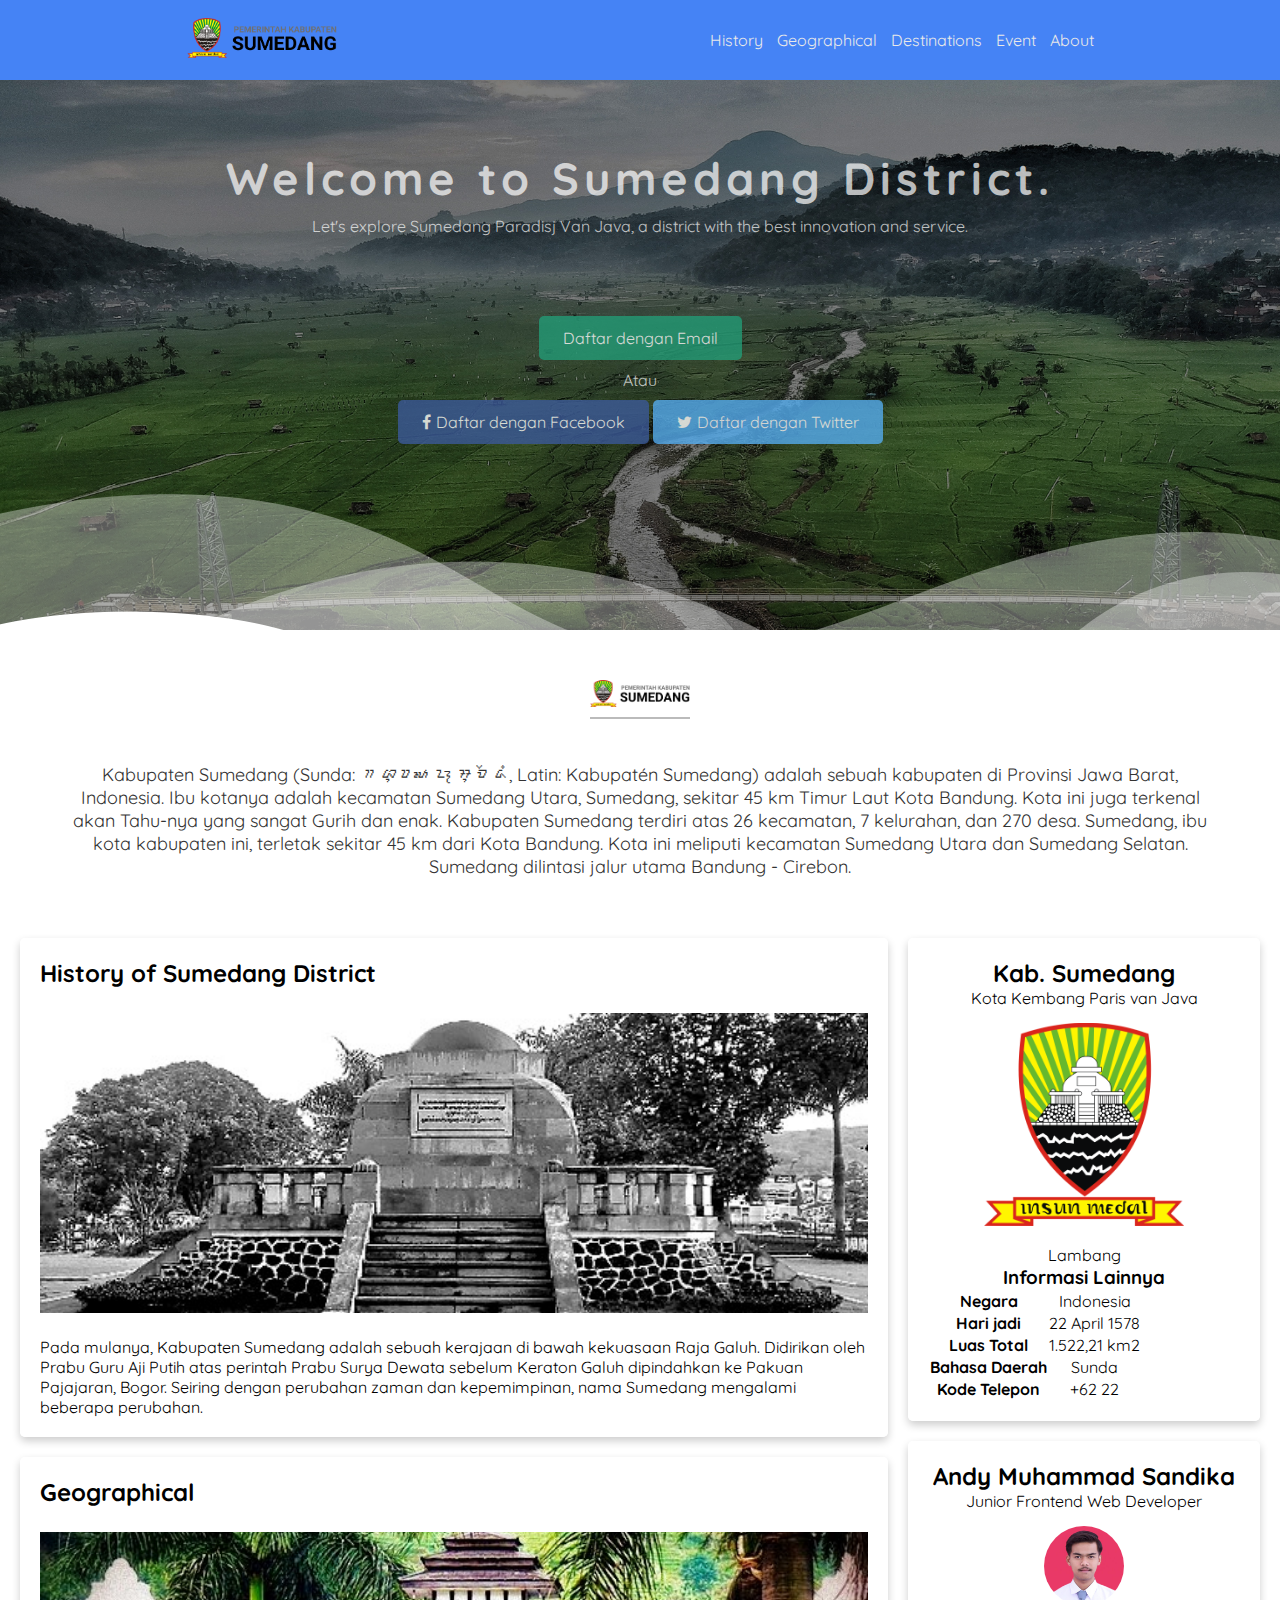
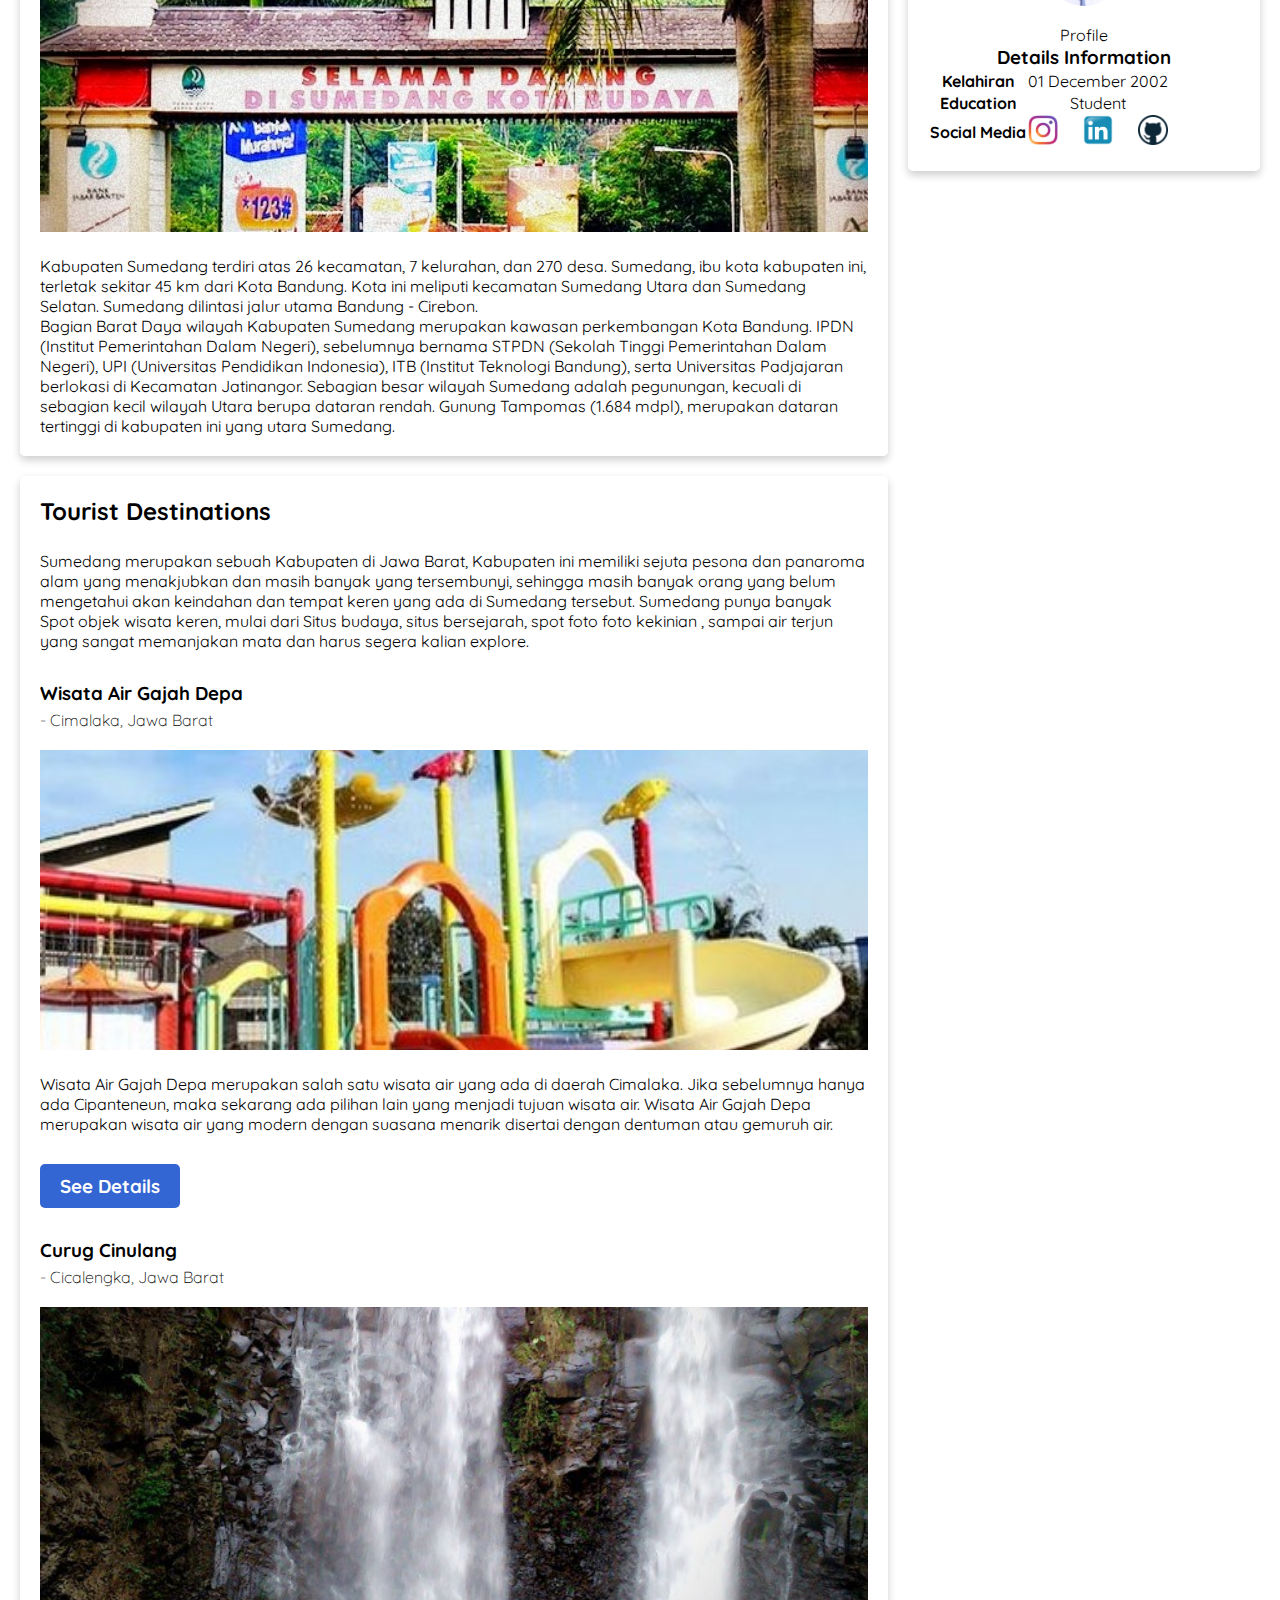
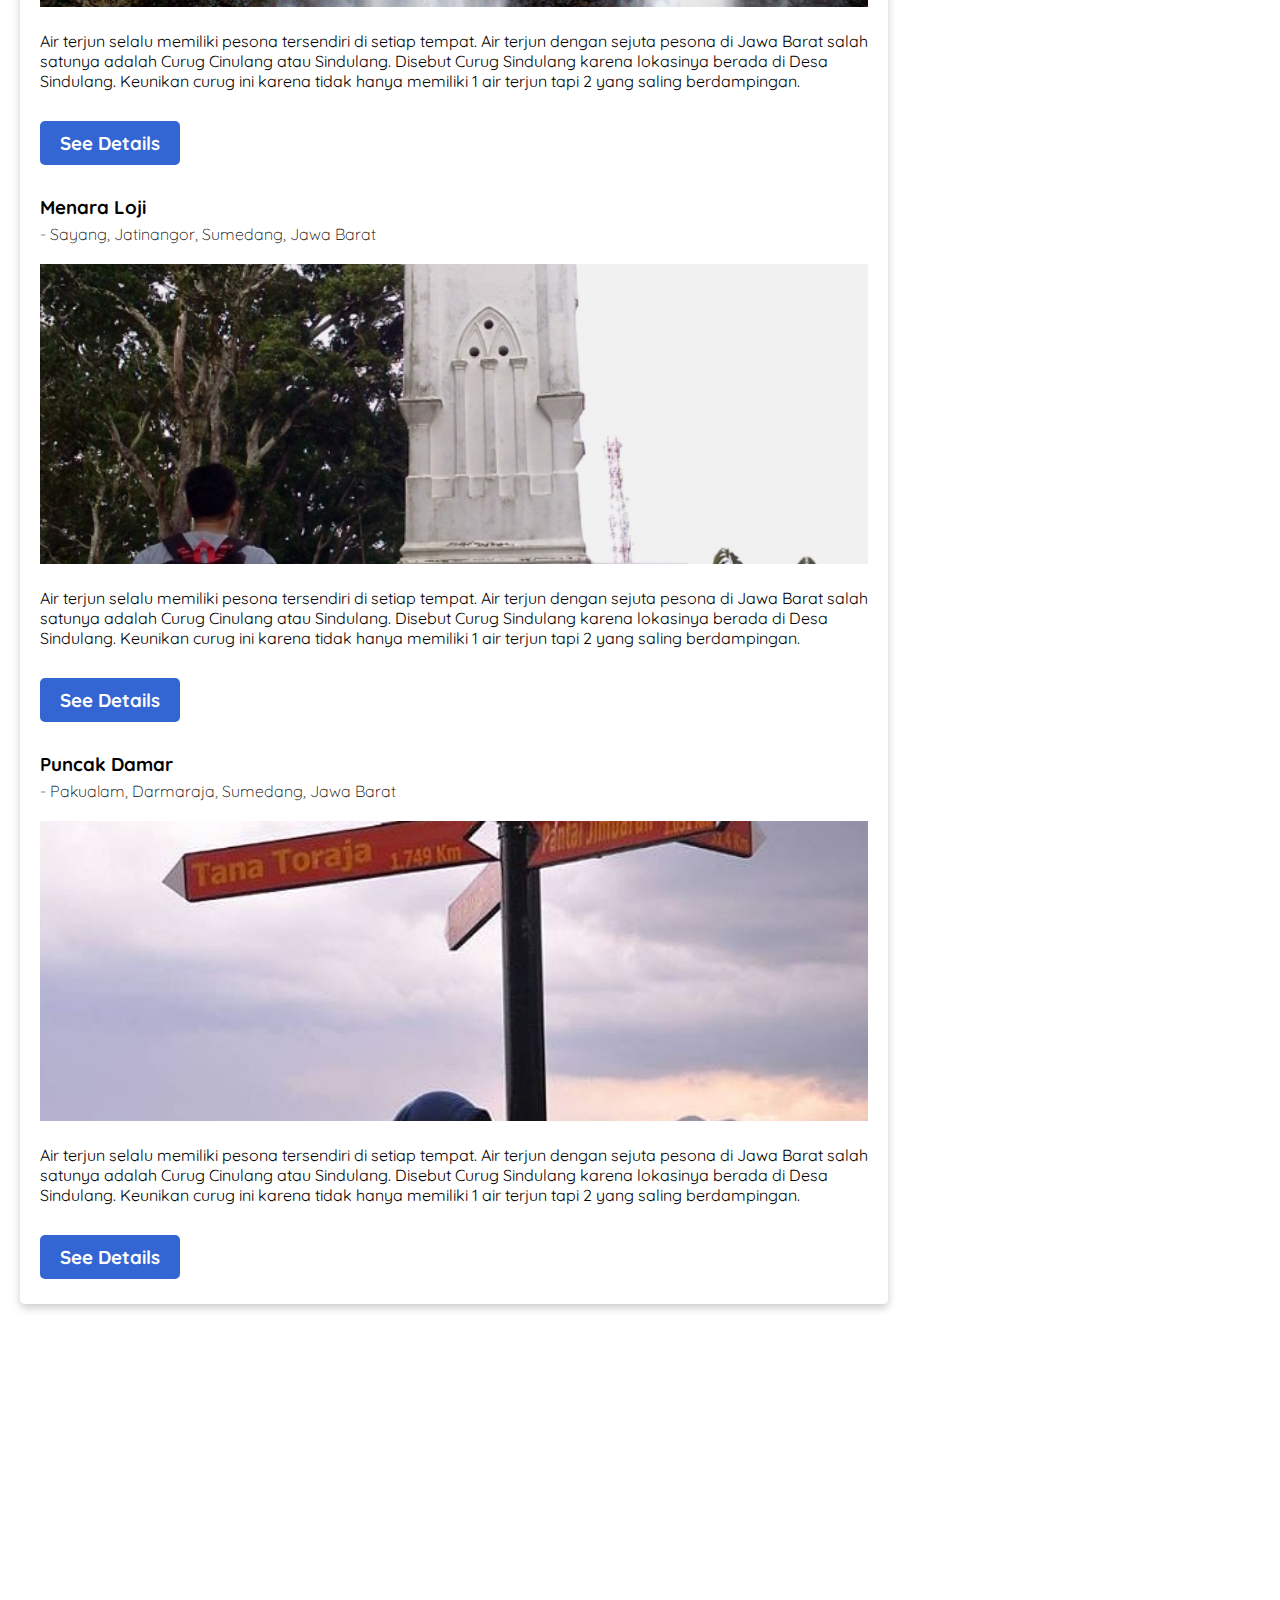
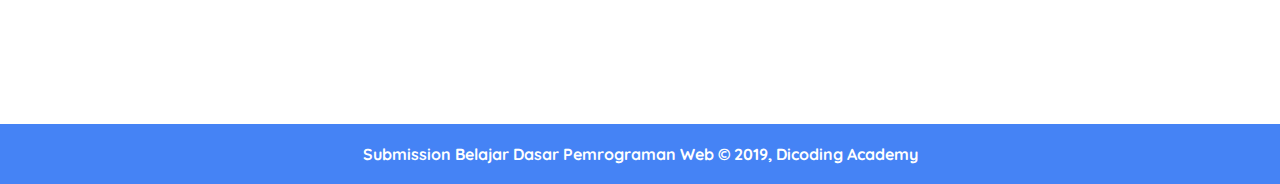
<file: index.html>
<!DOCTYPE html>
<html lang="en">
<head>
  <meta charset="UTF-8">
  <meta http-equiv="X-UA-Compatible" content="IE=edge">
  <meta name="viewport" content="width=device-width, initial-scale=1.0">
  <title>Submission Dicoding</title>
  <link rel="stylesheet" href="style.css">
  <link rel="stylesheet" href="//maxcdn.bootstrapcdn.com/font-awesome/4.3.0/css/font-awesome.min.css">
</head>
<body>
  <nav>
    <div class="logo">
      <a href="#home"><img src="assets/logo.png" width="150px" alt=""></a>
    </div>

    <ul id="listMenu">
      <li><a href="#history">History</a></li>
      <li><a href="#geographical">Geographical</a></li>
      <li><a href="#destinations">Destinations</a></li>
      <li><a href="#event">Event</a></li>
      <li><a href="#about">About</a></li>
    </ul>

    <div class="menu-toggle">
      <input type="checkbox">
      <span></span>
      <span></span>
      <span></span>
    </div>
  </nav>
  <header id="home">
    <div class="container">
      <h1 id="typeWriter">Welcome to Sumedang District.</h1>
      <p id="teks">Let's explore Sumedang Paradisj Van Java, a district with the best innovation and service.</p>
      <div class="btn-wrapper">
        <a href="https://accounts.google.com/AddSession/identifier?hl=id&continue=https%3A%2F%2Fmail.google.com%2Fmail&service=mail&ec=GAlAFw&flowName=GlifWebSignIn&flowEntry=AddSession" class="btn signup">Daftar dengan Email</a>
        <p>Atau</p>
        <a href="https://www.facebook.com/login/" class="btn facebook"><i class="fa fa-facebook"></i>Daftar dengan Facebook</a>
        <a href="https://twitter.com/login" class="btn twitter"><i class="fa fa-twitter"></i>Daftar dengan Twitter</a>
      </div>
    </div>
    <img src="assets/waves.png">
  </header>

  <main>
    <div class="top-wrapper">
      <div class="penjelasan" id="penjelasan">
        <center>
          <img src="assets/logo.png" alt="logo" width="100px">
        </center>
        <p>
          Kabupaten Sumedang (Sunda: ᮊᮘᮥᮕᮒᮦᮔ᮪ ᮞᮥᮙᮨᮓᮀ, Latin: Kabupatén Sumedang) adalah sebuah kabupaten di Provinsi Jawa Barat, Indonesia. Ibu kotanya adalah kecamatan Sumedang Utara, Sumedang, sekitar 45 km Timur Laut Kota Bandung. Kota ini juga terkenal akan Tahu-nya yang sangat Gurih dan enak.
          Kabupaten Sumedang terdiri atas 26 kecamatan, 7 kelurahan, dan 270 desa. Sumedang, ibu kota kabupaten ini, terletak sekitar 45 km dari Kota Bandung. Kota ini meliputi kecamatan Sumedang Utara   dan Sumedang Selatan. Sumedang dilintasi jalur utama Bandung - Cirebon.
        </p>
      </div>
    </div>
    <div id="content">
      <article id="history" class="card">
        <h2>History of Sumedang District</h2>
        <img src="assets/sumedang.jpg" class="feature-image" alt="sejarah">
        <p>Pada mulanya, Kabupaten Sumedang adalah sebuah kerajaan di bawah kekuasaan Raja Galuh. Didirikan oleh Prabu Guru Aji Putih atas perintah Prabu Surya Dewata sebelum Keraton Galuh dipindahkan ke Pakuan Pajajaran, Bogor. Seiring dengan perubahan zaman dan kepemimpinan, nama Sumedang mengalami beberapa perubahan.</p>
      </article>

      <article id="geographical" class="card">
        <h2>Geographical</h2>
        <img src="assets/sumedang selatan.jpg" class="feature-image" alt="geografis">
        <p>Kabupaten Sumedang terdiri atas 26 kecamatan, 7 kelurahan, dan 270 desa. Sumedang, ibu kota kabupaten ini, terletak sekitar 45 km dari Kota Bandung. Kota ini meliputi kecamatan Sumedang Utara dan Sumedang Selatan. Sumedang dilintasi jalur utama Bandung - Cirebon.</p>
        
        
        <p>Bagian Barat Daya wilayah Kabupaten Sumedang merupakan kawasan perkembangan Kota Bandung. IPDN (Institut Pemerintahan Dalam Negeri), sebelumnya bernama STPDN (Sekolah Tinggi Pemerintahan Dalam Negeri), UPI (Universitas Pendidikan Indonesia), ITB (Institut Teknologi Bandung), serta Universitas Padjajaran berlokasi di Kecamatan Jatinangor.
        Sebagian besar wilayah Sumedang adalah pegunungan, kecuali di sebagian kecil wilayah Utara berupa dataran rendah. Gunung Tampomas (1.684 mdpl), merupakan dataran tertinggi di kabupaten ini yang utara Sumedang.</p>
      </article>
      
      <article id="destinations" class="card">
        <h2>Tourist Destinations</h2>
        <p>Sumedang merupakan sebuah Kabupaten di Jawa Barat, Kabupaten ini memiliki sejuta pesona dan panaroma alam yang menakjubkan dan masih banyak yang tersembunyi, sehingga masih banyak orang yang belum mengetahui akan keindahan dan tempat keren yang ada di Sumedang tersebut. Sumedang punya banyak Spot objek wisata keren, mulai dari Situs budaya, situs bersejarah, spot foto foto kekinian , sampai air terjun yang sangat memanjakan mata dan harus segera kalian explore.</p>
        <section class="destination">
          <h3>Wisata Air Gajah Depa <h4> - Cimalaka, Jawa Barat</h4></h3>
          <img src="assets/aqua_play.jpg" class="feature-image" alt="Wisata Air Gajah Depa">
          <p>Wisata Air Gajah Depa merupakan salah satu wisata air yang ada di daerah Cimalaka. Jika sebelumnya hanya ada Cipanteneun, maka sekarang ada pilihan lain yang menjadi tujuan wisata air. Wisata Air Gajah Depa merupakan wisata air yang modern dengan suasana menarik disertai dengan dentuman atau gemuruh air.</p>
          <h3>
          <a href="http://sumedangtandang.com/direktori/detail/wisata-air-gajah-depa" target="_blank">See Details</a>
          </h3>
        </section>
        
        <section class="destination">
          <h3>Curug Cinulang<h4> - Cicalengka, Jawa Barat</h4></h3>
          <img src="assets/Curug-Cinulang-3.jpg" class="feature-image" alt="Curug Cinulang">
          <p>Air terjun selalu memiliki pesona tersendiri di setiap tempat. Air terjun dengan sejuta pesona di Jawa Barat salah satunya adalah Curug Cinulang atau Sindulang. Disebut Curug Sindulang karena lokasinya berada di Desa Sindulang. Keunikan curug ini karena tidak hanya memiliki 1 air terjun tapi 2 yang saling berdampingan.</p>
          <h3>
            <a href="https://travelspromo.com/htm-wisata/curug-cinulang-sumedang/" target="_blank">See Details</a>
          </h3>
        </section>

        <section class="destination">
          <h3>Menara Loji<h4> - Sayang, Jatinangor, Sumedang, Jawa Barat</h4></h3>
          <img src="assets/dsc_0675.jpg" class="feature-image" alt="Menara Loji">
          <p>Air terjun selalu memiliki pesona tersendiri di setiap tempat. Air terjun dengan sejuta pesona di Jawa Barat salah satunya adalah Curug Cinulang atau Sindulang. Disebut Curug Sindulang karena lokasinya berada di Desa Sindulang. Keunikan curug ini karena tidak hanya memiliki 1 air terjun tapi 2 yang saling berdampingan.</p>
          <h3>
            <a href="https://www.pikiran-rakyat.com/jawa-barat/pr-01315561/mengenal-jembatan-cincin-dan-menara-loji-dua-bangunan-bersejarah-di-jatinangor" target="_blank">See Details</a>
          </h3>
        </section>

        <section class="destination">
          <h3>Puncak Damar<h4> - Pakualam, Darmaraja, Sumedang, Jawa Barat</h4></h3>
          <img src="assets/sumedang_cantik_9_7_2018_15_28_30_982.jpg" class="feature-image" alt="Puncak Damar">
          <p>Air terjun selalu memiliki pesona tersendiri di setiap tempat. Air terjun dengan sejuta pesona di Jawa Barat salah satunya adalah Curug Cinulang atau Sindulang. Disebut Curug Sindulang karena lokasinya berada di Desa Sindulang. Keunikan curug ini karena tidak hanya memiliki 1 air terjun tapi 2 yang saling berdampingan.</p>
          <h3>
            <a href="https://www.datawisata.com/puncak-damar-waduk-jatigede" target="_blank">See Details</a>
          </h3>
        </section>
        <div class="clear"></div>
      </article>
    </div>
    <aside>
      <article class="profile card">
          <h2>Kab. Sumedang</h2>
          <p>Kota Kembang Paris van Java</p>
          <figure>
            <img src="assets/Lambang_Kabupaten_Sumedang.png">
            <figcaption>Lambang</figcaption>
          </figure>
        <section>
          <h3>Informasi Lainnya</h3>
          <table>
            <tr>
              <th>Negara</th>
              <td>Indonesia</td>
            </tr>
            <tr>
              <th>Hari jadi</th>
              <td>22 April 1578</td>
            </tr>
            <tr>
              <th>Luas Total</th>
              <td>1.522,21 km2</td>
            </tr>
            <tr>
              <th>Bahasa Daerah</th>
              <td>Sunda</td>
            </tr>
            <tr>
              <th>Kode Telepon</th>
              <td>+62 22</td>
            </tr>
          </table>
        </section>
      </article>
    </aside>
    <aside>
      <article class="about card">
          <h2>Andy Muhammad Sandika</h2>
          <p>Junior Frontend Web Developer</p>
          <figure>
            <img class="andy" src="assets/Untitled-1.jpg" alt="tutors" width="80px">
            <figcaption>Profile</figcaption>
          </figure>
        <section>
          <h3>Details Information</h3>
          <table>
            <tr>
              <th>Kelahiran</th>
              <td>01 December 2002</td>
            </tr>
            <tr>
              <th>Education</th>
              <td>Student</td>
            </tr>
            <tr>
              <th>Social Media</th>
              <td>
                <div class="social-media">
                  <div>
                    <a href="https://www.instagram.com/lebihkerendari.andiarsyil/">
                      <img class="media" src="assets/1200px-Instagram.svg.png" alt="instagram">
                    </a>
                  </div>
          
                  <div>
                    <a href="https://www.linkedin.com/in/andy-muhammad-sandika-755b78208/">
                      <img class="media" src="assets/1200px-Linkedin_icon.svg.png" alt="LinkedIn">
                    </a>
                  </div>
          
                  <div>
                    <a href="https://github.com/sijuple">
                      <img class="media" src="assets/670020.png" alt="GitHub">
                    </a>
                  </div>        
              </td>
            </tr>
          </table>
        </section>
      </article>
    </aside>
  </main>
  <div class="banner" id="event">
    <br><br><br><br><br>
    <h1>SEE INTERESTING EVENTS IN SUMEDANG DISTRICT.</h1>
    <br>
    <center>
      <button type="button"><a href="https://sikidang.com/tempat-wisata-di-sumedang/" target="_blank">DISCOVER</a></button>
    </center>
  </div>
  <footer><p>Submission Belajar Dasar Pemrograman Web &#169; 2019, Dicoding Academy</p></footer>
  <script src="script.js"></script>
</body>
</html>
</file>
<file: style.css>
@import url('https://fonts.googleapis.com/css2?family=Quicksand:wght@400;700&display=swap');

* {
  margin: 0;
  padding: 0;
  box-sizing: border-box;
}

body {
  font-family: sans-serif;
  overflow-x: hidden;
}

/* navbar */
nav {
  width: 100%;
  position: fixed;
  top: 0;
  display: flex;
  background-color: rgb(69, 131, 245);
  justify-content: space-around;
  height: 80px;
  align-items: center;
  z-index: 10;
}

nav ul {
  display: flex;
  list-style: none;
  width: 30%;
  justify-content: space-between;
}

nav ul li a {
  color: rgb(233, 233, 233);
  text-decoration: none;
  font-family: 'Quicksand', sans-serif;
  font-size: 1em;
}

nav ul li a:hover {
  opacity: 0.8;
}

.menu-toggle {
  display: none;
  flex-direction: column;
  justify-content: space-between;
  height: 20px;
  position: relative;
}

.menu-toggle input {
  position: absolute;
  width: 40px;
  height: 28px;
  left: -6px;
  top: -4px;
  opacity: 0;
  cursor: pointer;
  z-index: 11;
}

.menu-toggle span {
  display: block;
  width: 28px;
  height: 3px;
  background-color: rgb(201, 201, 201);
  border-radius: 5px;
  transition: all 0.5s;
}

/* hamburger menu animation */
.menu-toggle span:nth-child(2) {
  transform-origin: 0 0;
}

.menu-toggle span:nth-child(4) {
  transform-origin: 0 100%;
}

.menu-toggle input:checked ~ span:nth-child(2) {
  background-color: #fff;
  transform: rotate(45deg) translate(-1px, -1px);
}

.menu-toggle input:checked ~ span:nth-child(4) {
  background-color: #fff;
  transform: rotate(-45deg) translate(-1px, 0px);
}

.menu-toggle input:checked ~ span:nth-child(3) {
  opacity: 0;
  transform: scale(0);
}

header {
  padding-top: 100px;
  color: white;
  background-image: url(assets/header_2.JPEG);
  background-size: cover;
  background-attachment: fixed;
  text-align: center;
  height: 630px;
}

.container {
  width: 100%;
  padding-left: 15px;
  padding-right: 15px;
  margin-left: auto;
  margin-right: auto;
}

.container h1 {
  opacity: 0.7;
  font-size: 45px;
  letter-spacing: 5px;
  margin-bottom: 10px;
  margin-top: 50px;
}

.container p {
  opacity: 0.7;
  margin-bottom: 3px;
}

.btn-wrapper {
  margin-top: 80px;
  margin-bottom: 50px;
}

.btn-wrapper p {
  margin-top: 10px;
  margin-bottom: 10px;
}

.btn {
  padding: 12px 24px;
  color: white;
  display: inline-block;
  opacity: 0.8;
  border-radius: 5px;
  text-decoration: none;
}

.btn:hover {
  opacity: 1;
}

.signup {
  background-color: #239b76;
}

.facebook {
  background-color: #3b5998;
}

.twitter {
  background-color: #55acee;
}

.fa {
  margin-right: 5px;
}

center img {
  margin: auto;
  width: 100px;
  padding-bottom: 10px;
  border-bottom: 2px solid #bbbbbb;
}

center h2 {
  width: 100%;
  padding-bottom: 10px;
  border-bottom: 2px solid #bbbbbb;
}

.penjelasan {
  margin-top: 30px;
}

.penjelasan p {
  padding: 40px;
  text-align: center;
  font-size: 18px;
  color: rgb(51, 51, 51);
}

body {
  font-family: 'Quicksand', sans-serif;
  margin: 0;
  padding: 0;
  background-image: url("data:image/svg+xml,%3Csvg xmlns='http://www.w3.org/2000/svg' width='100' height='18' viewBox='0 0 100 18'%3E%3Cpath fill='%23ffffff' fill-opacity='0.12' d='M61.82 18c3.47-1.45 6.86-3.78 11.3-7.34C78 6.76 80.34 5.1 83.87 3.42 88.56 1.16 93.75 0 100 0v6.16C98.76 6.05 97.43 6 96 6c-9.59 0-14.23 2.23-23.13 9.34-1.28 1.03-2.39 1.9-3.4 2.66h-7.65zm-23.64 0H22.52c-1-.76-2.1-1.63-3.4-2.66C11.57 9.3 7.08 6.78 0 6.16V0c6.25 0 11.44 1.16 16.14 3.42 3.53 1.7 5.87 3.35 10.73 7.24 4.45 3.56 7.84 5.9 11.31 7.34zM61.82 0h7.66a39.57 39.57 0 0 1-7.34 4.58C57.44 6.84 52.25 8 46 8S34.56 6.84 29.86 4.58A39.57 39.57 0 0 1 22.52 0h15.66C41.65 1.44 45.21 2 50 2c4.8 0 8.35-.56 11.82-2z'%3E%3C/path%3E%3C/svg%3E");
}

.clear {
  clear: both;
}

#content {
  float: left;
  width: 70%;
}

#content h2 {
  margin-bottom: 25px;
}

main {
  padding: 20px;
  overflow: auto;
}

aside {
  float: right;
  width: 30%;
  padding-left: 20px;
}

.destination h4 {
  font-weight: 200;
  margin-bottom: 20px;
}

.destination h3{
  margin-top: 30px;
  margin-bottom: 5px;
}

#content a {
  display: inline-block;
  padding: 10px 20px;
  background-color: rgb(51, 102, 211);
  color: white;
  text-decoration: none;
  border-radius: 5px;
}

#content a:hover {
  background-color: rgb(35, 63, 155);
  color: white;
  transition: .3s;
}

.feature-image {
  width: 100%;
  max-height: 300px;
  object-fit: cover;
  object-position: center;
  margin-bottom: 20px;
}

.profile img {
  width: 200px;
  margin: 15px 0;
}

.card {
  background-color: rgba(255, 255, 255, 0.774);
  box-shadow: 0 4px 8px 0 rgba(0, 0, 0, 0.2);
  border-radius: 5px;
  padding: 20px;
  margin-top: 20px;
}

.profile {
  text-align: center;
}
.about {
  text-align: center;
}

.banner {
  background-image: url(assets/alamsari.jpg);
  width: 100%;
  height: 400px;
  background-size: cover;
  background-position-y: -150px;
  background-attachment: fixed;
  background-repeat: no-repeat;
  text-align: center;
  color: white;
}

.banner button {
  padding: 10px 20px;
  border: 2px solid white;
  color: white;
  background: transparent;
  transition: .3s;
  cursor: pointer;
}

.banner button:hover {
  color: rgb(51, 51, 51);
  background: white;
}

.banner a {
  text-decoration: none;
  color: #fff;
}

.banner a:hover {
  color: rgb(51, 51, 51);
}

.social-media {
  display: flex;
  justify-content: space-between;
  margin: auto;
}

.media {
  width: 30px;
}

.andy {
  border-radius: 100%;
  margin: 15px 0;
}

.media img:hover {
  transition: .3s;
  transform: scale(1.2);
  box-shadow: 0 0 30px rgba(0, 0, 0, 0.3);
}

span {
  font-weight: 100;
}

footer {
  padding: 20px;
  color: #fff;
  background-color: rgb(69, 131, 245);
  text-align: center;
  font-weight: bold;
}

/* rule yang dituliskan dalam block @media di bawah akan diterapkan pada device yang 
memiliki ukuran viewport dibawah 1000px */
@media screen and (max-width: 1000px) {
  #content,
  .banner,
  aside {
      width: 100%;
      padding: 0;
  }
}

/* ukuran tablet */
@media screen and (max-width: 768px) {
  nav ul {
    width: 50%;
  }
}

@media screen and (max-width: 576px) {

  nav ul {
    position: absolute;
    right: 0;
    top: 0;
    width: 100%;
    height: 100vh;
    justify-content: space-evenly;
    flex-direction: column;
    align-items: center;
    background-color: rgb(69, 131, 245);
    z-index: 1;
    transform: translateX(100%);
    transition: all 1s;
    opacity: 0;
  }

  nav ul.slide {
    opacity: 1;
    transform: translateX(0);
  }

  .menu-toggle {
    display: flex;
    z-index: 5;
  }

  header {
    height: 700px;
    padding-top: 0;
  }

  .container {
    padding: 20px;
  }

  .container h1 {
    text-align: left;
    margin-top: 100px;
  }
  .container #teks {
    text-align: left;
  }
  .btn {
    width: 80%;
  }
  .btn-wrapper {
    margin-top: 30px;
    margin-bottom: 10;
  }
  .btn-wrapper p {
    margin-top: 0;
    margin-bottom: 0;
  }
  .facebook {
    margin-bottom: 10px;
  }

}
</file>
